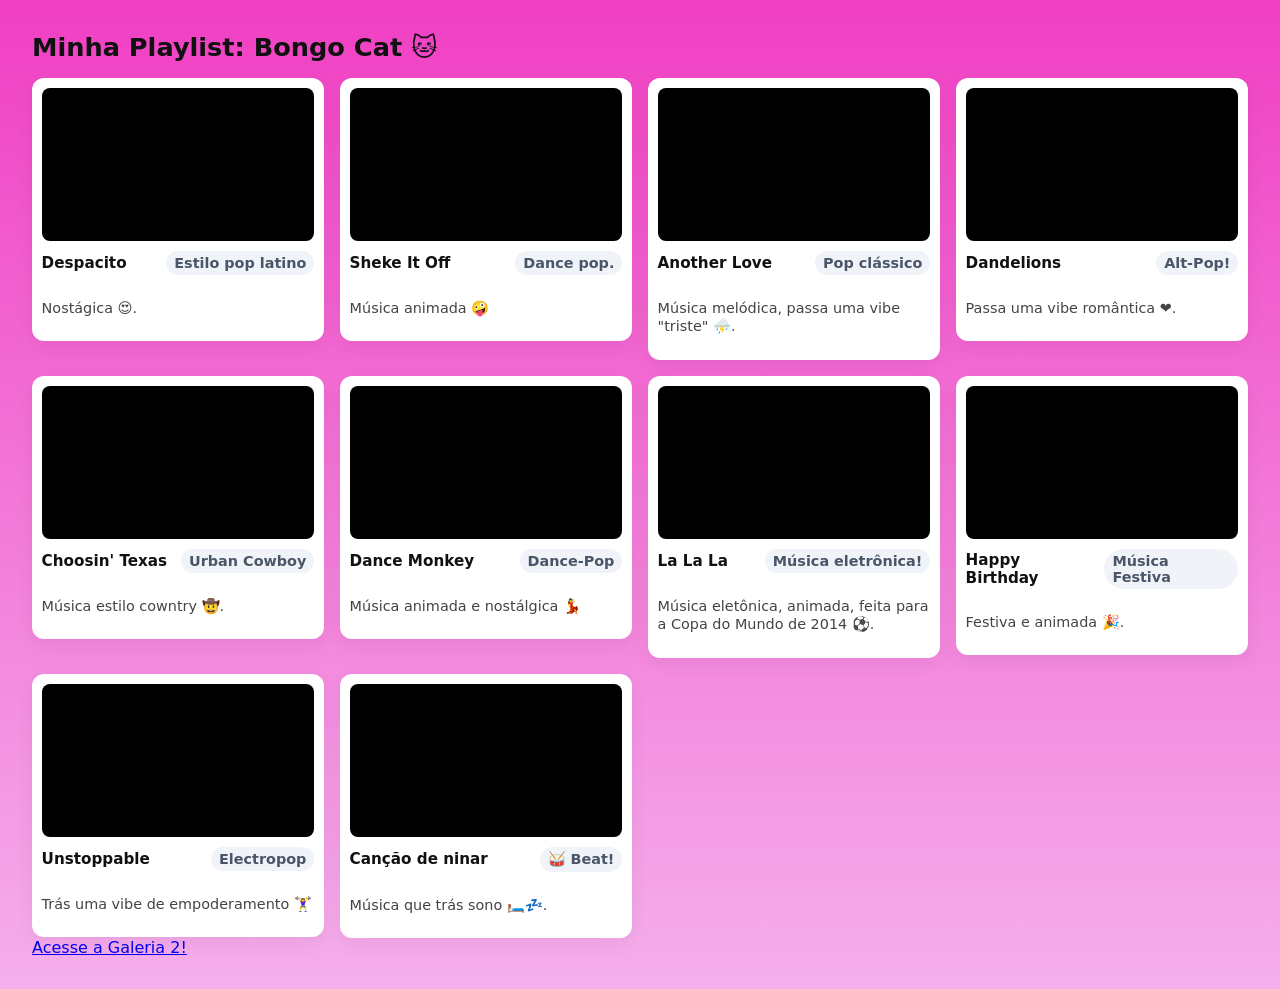
<file: index.html>
<!doctype html>
<html lang="pt-BR">
<head>
  <meta charset="utf-8" />
  <meta name="viewport" content="width=device-width,initial-scale=1" />
  <title>Galeria Bongo Cat</title>
  <link rel="stylesheet" href="style2.css">
</head>
<body>
  <h1>Minha Playlist: Bongo Cat 🐱</h1>
  
  <section class="grid">
    
    
    <article class="card">
      <div class="video-wrap">
       <iframe width="560" height="315" src="https://www.youtube.com/embed/Zk21BzKQBGU?si=xrIWOUGTaG-_qUen" title="YouTube video player" frameborder="0" allow="accelerometer; autoplay; clipboard-write; encrypted-media; gyroscope; picture-in-picture; web-share" referrerpolicy="strict-origin-when-cross-origin" allowfullscreen></iframe>
      </div>
      <div class="meta">
        <div class="title">Despacito</div>
        <div class="badge">Estilo pop latino</div>
      </div>
      <p class="desc">Nostágica 😍.</p>
    </article>

    <article class="card">
      <div class="video-wrap">
        <iframe width="560" height="315" src="https://www.youtube.com/embed/sP5V6pEACbI?si=DD1pVodtKoLKMrwE" title="YouTube video player" frameborder="0" allow="accelerometer; autoplay; clipboard-write; encrypted-media; gyroscope; picture-in-picture; web-share" referrerpolicy="strict-origin-when-cross-origin" allowfullscreen></iframe>
      </div>
      <div class="meta">
        <div class="title">Sheke It Off</div>
        <div class="badge">Dance pop.</div>
      </div>
      <p class="desc">Música animada 🤪</p>
    </article>

    <!-- EXEMPLO 3 -->
    <article class="card">
      <div class="video-wrap">
        <iframe width="560" height="315" src="https://www.youtube.com/embed/wLBzgpC5mi0?si=uRuD6LHI5NoaOZOn" title="YouTube video player" frameborder="0" allow="accelerometer; autoplay; clipboard-write; encrypted-media; gyroscope; picture-in-picture; web-share" referrerpolicy="strict-origin-when-cross-origin" allowfullscreen></iframe>
      </div>
      <div class="meta">
        <div class="title">Another Love</div>
        <div class="badge">Pop clássico</div>
      </div>
      <p class="desc">Música melódica, passa uma vibe "triste" ⛈️.</p>
    </article>

    
    <article class="card">
      <div class="video-wrap">
       <iframe width="560" height="315" src="https://www.youtube.com/embed/zSZ2ajLR9W8?si=8SDXUWuY5w_ajk-0" title="YouTube video player" frameborder="0" allow="accelerometer; autoplay; clipboard-write; encrypted-media; gyroscope; picture-in-picture; web-share" referrerpolicy="strict-origin-when-cross-origin" allowfullscreen></iframe>
      </div>
      <div class="meta">
        <div class="title">Dandelions</div>
        <div class="badge">Alt-Pop!</div>
      </div>
      <p class="desc">Passa uma vibe romântica ❤️.</p>
    </article>
    
    <article class="card">
      <div class="video-wrap">
        <iframe width="560" height="315" src="https://www.youtube.com/embed/btxQ_S3I2Xo?si=kSLsEgMCvuuJehta" title="YouTube video player" frameborder="0" allow="accelerometer; autoplay; clipboard-write; encrypted-media; gyroscope; picture-in-picture; web-share" referrerpolicy="strict-origin-when-cross-origin" allowfullscreen></iframe>
      </div>
      <div class="meta">
        <div class="title">Choosin' Texas</div>
        <div class="badge">Urban Cowboy</div>
      </div>
      <p class="desc">Música estilo cowntry 🤠.</p>
    </article>
     
    <article class="card">
      <div class="video-wrap">
        <iframe width="560" height="315" src="https://www.youtube.com/embed/J2LBttJgCTk?si=0-11gw7p9RgPQjYp" title="YouTube video player" frameborder="0" allow="accelerometer; autoplay; clipboard-write; encrypted-media; gyroscope; picture-in-picture; web-share" referrerpolicy="strict-origin-when-cross-origin" allowfullscreen></iframe>
      </div>
      <div class="meta">
        <div class="title">Dance Monkey</div>
        <div class="badge"> Dance-Pop </div>
      </div>
      <p class="desc">Música animada e nostálgica 💃</p>
    </article>
    
    <article class="card">
      <div class="video-wrap">
        <iframe width="560" height="315" src="https://www.youtube.com/embed/g4Wf7YPVjLg?si=QYufvOs1cpa5orQW" title="YouTube video player" frameborder="0" allow="accelerometer; autoplay; clipboard-write; encrypted-media; gyroscope; picture-in-picture; web-share" referrerpolicy="strict-origin-when-cross-origin" allowfullscreen></iframe>
      </div>
      <div class="meta">
        <div class="title">La La La</div>
        <div class="badge">Música eletrônica!</div>
      </div>
      <p class="desc">Música eletônica, animada, feita para a Copa do Mundo de 2014 ⚽.</p>
    </article>
    <article class="card">
      <div class="video-wrap">
        <iframe width="560" height="315" src="https://www.youtube.com/embed/3_QLj6S7cdQ?si=1Ya6zRyPerdoy_Lg" title="YouTube video player" frameborder="0" allow="accelerometer; autoplay; clipboard-write; encrypted-media; gyroscope; picture-in-picture; web-share" referrerpolicy="strict-origin-when-cross-origin" allowfullscreen></iframe>
      </div>
      <div class="meta">
        <div class="title">Happy Birthday</div>
        <div class="badge">Música Festiva</div>
      </div>
      <p class="desc">Festiva e animada 🎉.</p>
    </article>

    <article class="card">
      <div class="video-wrap">
        <iframe width="560" height="315" src="https://www.youtube.com/embed/DeUnnquIX1M?si=OvnAC7p_0f5NHJnc" title="YouTube video player" frameborder="0" allow="accelerometer; autoplay; clipboard-write; encrypted-media; gyroscope; picture-in-picture; web-share" referrerpolicy="strict-origin-when-cross-origin" allowfullscreen></iframe>
      </div>
      <div class="meta">
        <div class="title">Unstoppable</div>
        <div class="badge">Electropop</div>
      </div>
      <p class="desc">Trás uma vibe de empoderamento 🏋️‍♀️</p>
    </article>
 
    <article class="card">
      <div class="video-wrap">
        <iframe width="560" height="315" src="https://www.youtube.com/embed/zyLICFlfN-k?si=OQSb6KUX6s3wIHUF" title="YouTube video player" frameborder="0" allow="accelerometer; autoplay; clipboard-write; encrypted-media; gyroscope; picture-in-picture; web-share" referrerpolicy="strict-origin-when-cross-origin" allowfullscreen></iframe>
      </div>
      <div class="meta">
        <div class="title">Canção de ninar</div>
        <div class="badge">🥁 Beat!</div>
      </div>
      <p class="desc">Música que trás sono 🛏️💤.</p>
    </article>

  </section>

  <a href="index2.html">Acesse a Galeria 2!</a>


</body>
</html>
</file>
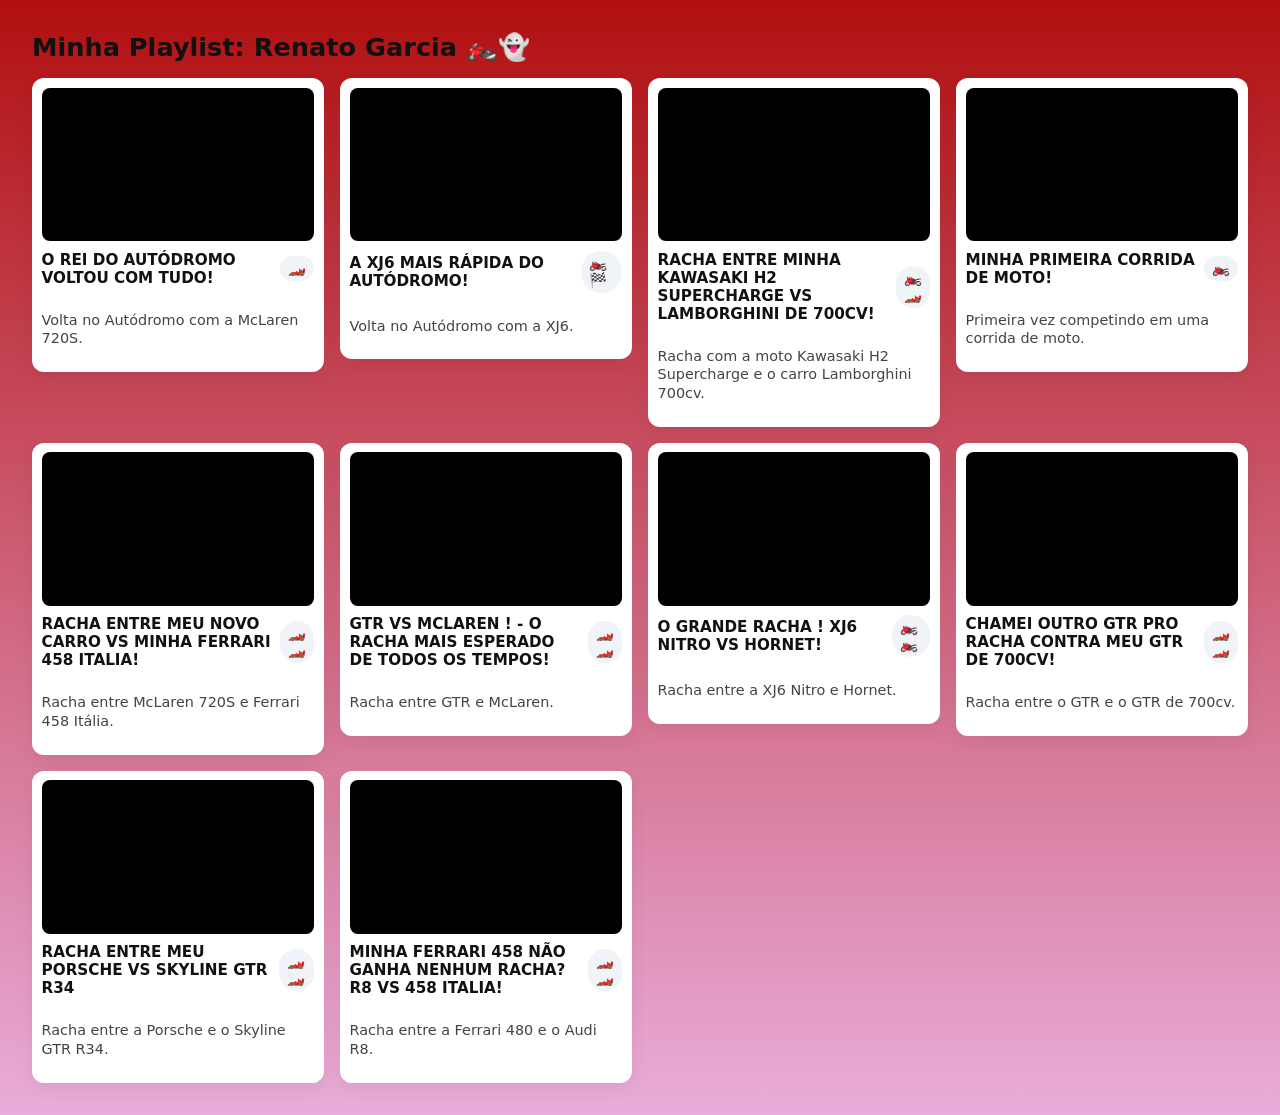
<file: index2.html>
<!doctype html>
<html lang="pt-BR">
<head>
  <meta charset="utf-8" />
  <meta name="viewport" content="width=device-width,initial-scale=1" />
  <title>Galeria Renato Garcia</title>
  <link rel="stylesheet" href="style.css">
</head>
<body>
  <h1>Minha Playlist: Renato Garcia 🏍️👻</h1>
  
  <section class="grid">
    
    
    <article class="card">
      <div class="video-wrap">
       <iframe width="560" height="315" src="https://www.youtube.com/embed/a2eaUMa3yJg?si=Y23GJP0isoVdXAqE" title="YouTube video player" frameborder="0" allow="accelerometer; autoplay; clipboard-write; encrypted-media; gyroscope; picture-in-picture; web-share" referrerpolicy="strict-origin-when-cross-origin" allowfullscreen></iframe>
      </div>
      <div class="meta">
        <div class="title">O REI DO AUTÓDROMO VOLTOU COM TUDO!</div>
        <div class="badge"> 🏎️</div>
      </div>
      <p class="desc">Volta no Autódromo com a McLaren 720S.</p>
    </article>

    <article class="card">
      <div class="video-wrap">
       <iframe width="560" height="315" src="https://www.youtube.com/embed/I1qTfQIGYyc?si=Ki6KEhAydfrlaIfh" title="YouTube video player" frameborder="0" allow="accelerometer; autoplay; clipboard-write; encrypted-media; gyroscope; picture-in-picture; web-share" referrerpolicy="strict-origin-when-cross-origin" allowfullscreen></iframe>
      </div>
      <div class="meta">
        <div class="title">A XJ6 MAIS RÁPIDA DO AUTÓDROMO!</div>
        <div class="badge">🏍️🏁</div>
      </div>
      <p class="desc">Volta no Autódromo com a XJ6.</p>
    </article>

    <!-- EXEMPLO 3 -->
    <article class="card">
      <div class="video-wrap">
        <iframe width="560" height="315" src="https://www.youtube.com/embed/KvtkqBTLFcY?si=_3Q33dfSYEvipZEP" title="YouTube video player" frameborder="0" allow="accelerometer; autoplay; clipboard-write; encrypted-media; gyroscope; picture-in-picture; web-share" referrerpolicy="strict-origin-when-cross-origin" allowfullscreen></iframe>
      </div>
      <div class="meta">
        <div class="title">
RACHA ENTRE MINHA KAWASAKI H2 SUPERCHARGE VS LAMBORGHINI DE 700CV!</div>
        <div class="badge">🏍️🏎️</div>
      </div>
      <p class="desc">Racha com a moto Kawasaki H2 Supercharge e o carro Lamborghini 700cv.</p>
    </article>

    
    <article class="card">
      <div class="video-wrap">
<iframe width="560" height="315" src="https://www.youtube.com/embed/INsx6skkDCo?si=a5baBiPE83cxZZi4" title="YouTube video player" frameborder="0" allow="accelerometer; autoplay; clipboard-write; encrypted-media; gyroscope; picture-in-picture; web-share" referrerpolicy="strict-origin-when-cross-origin" allowfullscreen></iframe>
      </div>
      <div class="meta">
        <div class="title">

MINHA PRIMEIRA CORRIDA DE MOTO!</div>
        <div class="badge">🏍️</div>
      </div>
      <p class="desc">Primeira vez competindo em uma corrida de moto.</p>
    </article>
    
    <article class="card">
      <div class="video-wrap">
        <iframe width="560" height="315" src="https://www.youtube.com/embed/yYj8DV2fkyk?si=UFOf1WtmfgsUHfat" title="YouTube video player" frameborder="0" allow="accelerometer; autoplay; clipboard-write; encrypted-media; gyroscope; picture-in-picture; web-share" referrerpolicy="strict-origin-when-cross-origin" allowfullscreen></iframe>
      </div>
      <div class="meta">
        <div class="title">
RACHA ENTRE MEU NOVO CARRO VS MINHA FERRARI 458 ITALIA!</div>
        <div class="badge">🏎️🏎️</div>
      </div>
      <p class="desc">Racha entre McLaren 720S e Ferrari 458 Itália.</p>
    </article>
     
    <article class="card">
      <div class="video-wrap">
       <iframe width="560" height="315" src="https://www.youtube.com/embed/aCmlVYNNhQE?si=k_77yuXZEJCMTE66" title="YouTube video player" frameborder="0" allow="accelerometer; autoplay; clipboard-write; encrypted-media; gyroscope; picture-in-picture; web-share" referrerpolicy="strict-origin-when-cross-origin" allowfullscreen></iframe>
      </div>
      <div class="meta">
        <div class="title">
GTR VS MCLAREN ! - O RACHA MAIS ESPERADO DE TODOS OS TEMPOS!</div>
        <div class="badge">🏎️🏎️</div>
      </div>
      <p class="desc">Racha entre GTR e McLaren.</p>
    </article>
    
    <article class="card">
      <div class="video-wrap">
<iframe width="560" height="315" src="https://www.youtube.com/embed/DOqmvSK539Q?si=xMpcVOMMhi5C-Wwp" title="YouTube video player" frameborder="0" allow="accelerometer; autoplay; clipboard-write; encrypted-media; gyroscope; picture-in-picture; web-share" referrerpolicy="strict-origin-when-cross-origin" allowfullscreen></iframe>
      </div>
      <div class="meta">
        <div class="title">O GRANDE RACHA ! XJ6 NITRO VS HORNET!</div>
        <div class="badge">🏍️🏍️</div>
      </div>
      <p class="desc">Racha entre a XJ6 Nitro e Hornet.</p>
    </article>
    <article class="card">
      <div class="video-wrap">
   <iframe width="560" height="315" src="https://www.youtube.com/embed/btJ0wTTjiTU?si=9Jq9-FEA970roAJv" title="YouTube video player" frameborder="0" allow="accelerometer; autoplay; clipboard-write; encrypted-media; gyroscope; picture-in-picture; web-share" referrerpolicy="strict-origin-when-cross-origin" allowfullscreen></iframe>
      </div>
      <div class="meta">
        <div class="title">
CHAMEI OUTRO GTR PRO RACHA CONTRA MEU GTR DE 700CV!</div>
        <div class="badge">🏎️🏎️</div>
      </div>
      <p class="desc">Racha entre o GTR e o GTR de 700cv.</p>
    </article>

    <article class="card">
      <div class="video-wrap">
        <iframe width="560" height="315" src="https://www.youtube.com/embed/riheXwAjoHk?si=-4SYVzXDjqGrpdBb" title="YouTube video player" frameborder="0" allow="accelerometer; autoplay; clipboard-write; encrypted-media; gyroscope; picture-in-picture; web-share" referrerpolicy="strict-origin-when-cross-origin" allowfullscreen></iframe>
      </div>
      <div class="meta">
        <div class="title">
RACHA ENTRE MEU PORSCHE VS SKYLINE GTR R34</div>
        <div class="badge">🏎️🏎️</div>
      </div>
      <p class="desc">Racha entre a Porsche e o Skyline GTR R34.</p>
    </article>
 
    <article class="card">
      <div class="video-wrap">
        <iframe width="560" height="315" src="https://www.youtube.com/embed/PX2O_IpMFYQ?si=7CSUvyu7hvN9vPzK" title="YouTube video player" frameborder="0" allow="accelerometer; autoplay; clipboard-write; encrypted-media; gyroscope; picture-in-picture; web-share" referrerpolicy="strict-origin-when-cross-origin" allowfullscreen></iframe>
      </div>
      <div class="meta">
        <div class="title">
MINHA FERRARI 458 NÃO GANHA NENHUM RACHA? R8 VS 458 ITALIA!</div>
        <div class="badge">🏎️🏎️</div>
      </div>
      <p class="desc">Racha entre a Ferrari 480 e o Audi R8.</p>
    </article>

  </section>
</body>
</html>
</file>
<file: style2.css>
:root{
  --gap: 1rem;
  --card-bg: #ffffff;
  --radius: 12px;
}
body{
  font-family: system-ui, -apple-system, sans-serif;
  background: linear-gradient(180deg,#f03fc3,#f5afec);
  margin: 0;
  padding: 2rem;
  color: #111;
}

h1{ margin: 0 0 1rem 0; font-size: 1.6rem; }

.grid{
  display: grid;
  grid-template-columns: repeat(auto-fit, minmax(260px, 1fr));
  gap: var(--gap);
  align-items: start;
}

.card{
  background: var(--card-bg);
  border-radius: var(--radius);
  padding: 0.6rem;
  box-shadow: 0 6px 18px rgba(15,20,30,0.06);
  transition: transform .18s ease;
  display: flex;
  flex-direction: column;
  gap: .6rem;
}
.card:hover{
  transform: translateY(-6px);
  box-shadow: 0 12px 30px rgba(15,20,30,0.12);
}

.video-wrap{
  position: relative;
  width: 100%;
  padding-top: 56.25%; /* Mantém proporção 16:9 */
  border-radius: calc(var(--radius) - 4px);
  overflow: hidden;
  background: #000;
}
/* O CSS abaixo garante que o iframe colado ocupe todo o espaço */
.video-wrap iframe{
  position: absolute;
  inset: 0;
  width: 100%;
  height: 100%;
  border: 0;
}

.meta{
  display:flex;
  justify-content: space-between;
  align-items: center;
  gap: .5rem;
  font-size: .95rem;
}
.title{ font-weight: 600; }

.desc{
  font-size: .9rem;
  color: #444;
  line-height: 1.3;
}

.badge{
  background: #f0f4f8;
  padding: .25rem .5rem;
  border-radius: 999px;
  font-size: 0.9rem;
  font-weight: 600;
  color: #4a5568;
}
</file>
<file: style.css>
:root{
  --gap: 1rem;
  --card-bg: #ffffff;
  --radius: 12px;
}
body{
  font-family: system-ui, -apple-system, sans-serif;
  background: linear-gradient(180deg,#b11010,#e9acda);
  margin: 0;
  padding: 2rem;
  color: #111;
}

h1{ margin: 0 0 1rem 0; font-size: 1.6rem; }

.grid{
  display: grid;
  grid-template-columns: repeat(auto-fit, minmax(260px, 1fr));
  gap: var(--gap);
  align-items: start;
}

.card{
  background: var(--card-bg);
  border-radius: var(--radius);
  padding: 0.6rem;
  box-shadow: 0 6px 18px rgba(15,20,30,0.06);
  transition: transform .18s ease;
  display: flex;
  flex-direction: column;
  gap: .6rem;
}
.card:hover{
  transform: translateY(-6px);
  box-shadow: 0 12px 30px rgba(15,20,30,0.12);
}

.video-wrap{
  position: relative;
  width: 100%;
  padding-top: 56.25%; /* Mantém proporção 16:9 */
  border-radius: calc(var(--radius) - 4px);
  overflow: hidden;
  background: #000;
}
/* O CSS abaixo garante que o iframe colado ocupe todo o espaço */
.video-wrap iframe{
  position: absolute;
  inset: 0;
  width: 100%;
  height: 100%;
  border: 0;
}

.meta{
  display:flex;
  justify-content: space-between;
  align-items: center;
  gap: .5rem;
  font-size: .95rem;
}
.title{ font-weight: 600; }

.desc{
  font-size: .9rem;
  color: #444;
  line-height: 1.3;
}

.badge{
  background: #f0f4f8;
  padding: .25rem .5rem;
  border-radius: 999px;
  font-size: 0.9rem;
  font-weight: 600;
  color: #4a5568;
}
</file>
